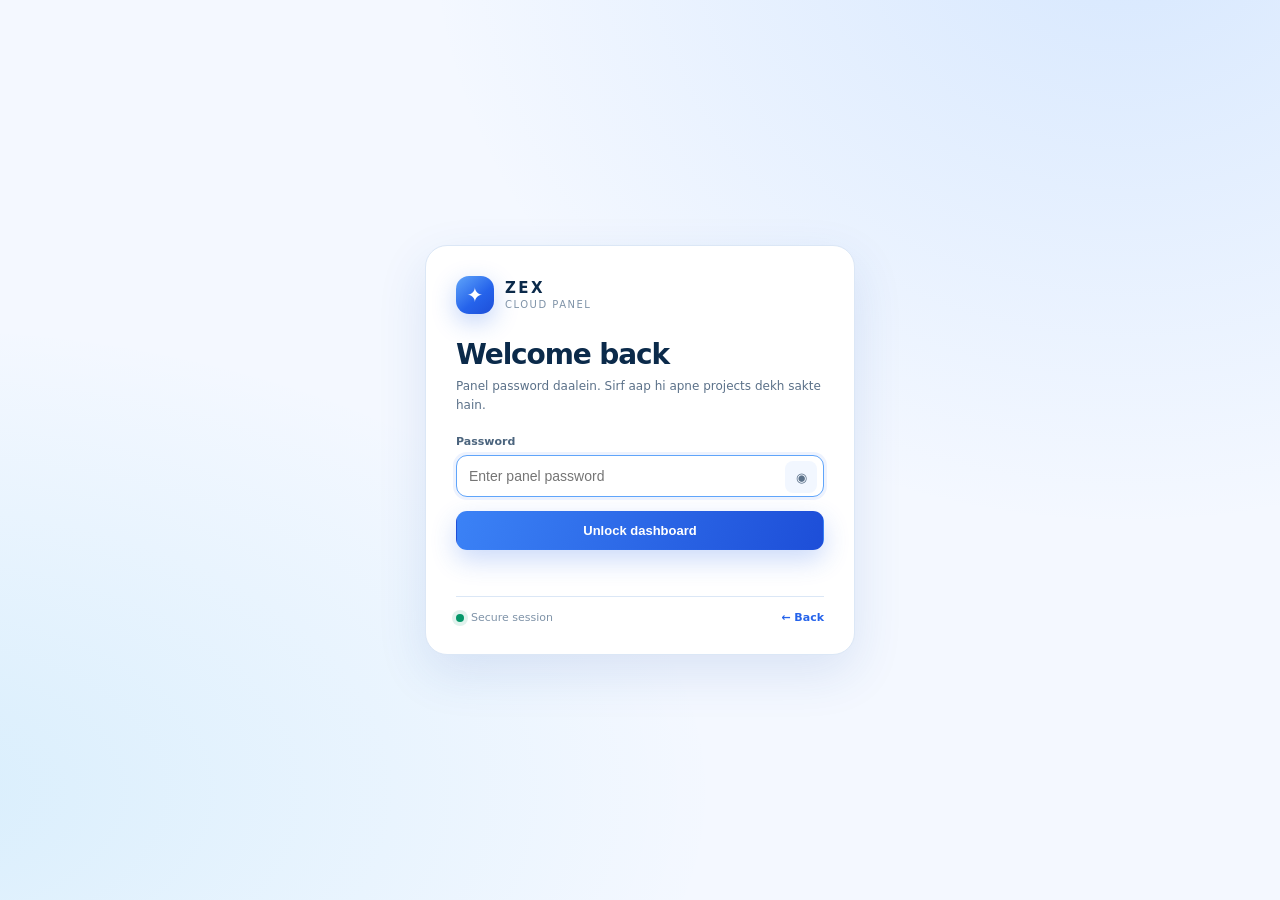
<file: admin.html>
<!doctype html>
<html lang="en">
<head>
<meta charset="utf-8"><meta name="viewport" content="width=device-width,initial-scale=1,viewport-fit=cover"><meta name="theme-color" content="#f4f8ff">
<meta name="description" content="ZEX Cloud administration.">
<title>Admin · ZEX Cloud</title>
<link rel="stylesheet" href="assets/app.css?v=20261128a"><link rel="stylesheet" href="assets/light.css?v=20261128a">
</head>
<body data-initial-page="admin">
<div class="app">
<aside class="sidebar" id="sidebar">
  <div class="brand"><div class="brand-mark">✦</div><div><strong id="brandName">ZEX</strong><small id="brandTag">ADMIN</small></div></div>
  <div class="nav-label">Administration</div>
  <nav class="nav">
    <a class="nav-link" href="dashboard.html"><span class="ico">←</span>Dashboard</a>
    <button class="active" data-page="admin"><span class="ico">♜</span>Control center</button>
    <button data-page="monitoring"><span class="ico">⌁</span>Monitoring</button>
    <button data-page="console"><span class="ico">⌘</span>Console & logs</button>
  </nav>
  <div class="nav-label">Account</div>
  <nav class="nav">
    <button data-page="security"><span class="ico">⬡</span>Security</button>
    <button data-page="settings"><span class="ico">⚙</span>Settings</button>
    <button data-page="api"><span class="ico">⌘</span>API access</button>
  </nav>
  <div class="side-bottom">
    <div class="node-card"><div class="node-top"><span class="pulse"></span> Admin mode <span id="platformStatusBadge" style="margin-left:auto;color:var(--green);font-size:10px">Live</span></div><p id="platformStatusText">Checking backend…</p></div>
    <div class="profile"><div class="avatar">Z</div><div><b style="font-size:12px">Zex</b><small>Owner</small></div><button id="logoutBtn" title="Lock / logout">⏻</button></div>
  </div>
</aside>
<main class="main">
  <header class="topbar">
    <button class="top-icon mobile-menu" id="menuBtn">☰</button>
    <div class="crumb">Admin <span style="color:var(--dim)">/</span> <b id="crumb">Control center</b></div>
    <div class="search"><span>⌕</span><input id="globalSearch" placeholder="Search projects, logs, APIs…"><kbd>⌘ K</kbd></div>
    <button class="top-icon" id="notifBtn" title="Notifications">♧</button>
    <button class="top-icon" id="helpBtn" title="Help">?</button>
  </header>
  <div id="runtimeBanner" class="runtime-banner" hidden></div>
  <div class="content" id="content"></div>
</main>
</div>
<div class="toast" id="toast"></div>
<div class="modal-backdrop" id="modalBackdrop"><div class="modal" role="dialog" aria-modal="true"><h2 id="modalTitle">Admin</h2><p id="modalDesc"></p><div id="modalBody"></div><div class="modal-actions"><button class="btn ghost" id="modalCancel">Cancel</button><button class="btn primary" id="modalSave">Continue</button></div></div></div>
<script src="assets/core.js?v=20261128a"></script>
<script src="assets/views.js?v=20261128a"></script>
<script src="assets/api.js?v=20261128a"></script>
<script src="assets/app.js?v=20261128a"></script>
</body></html>
</file>
